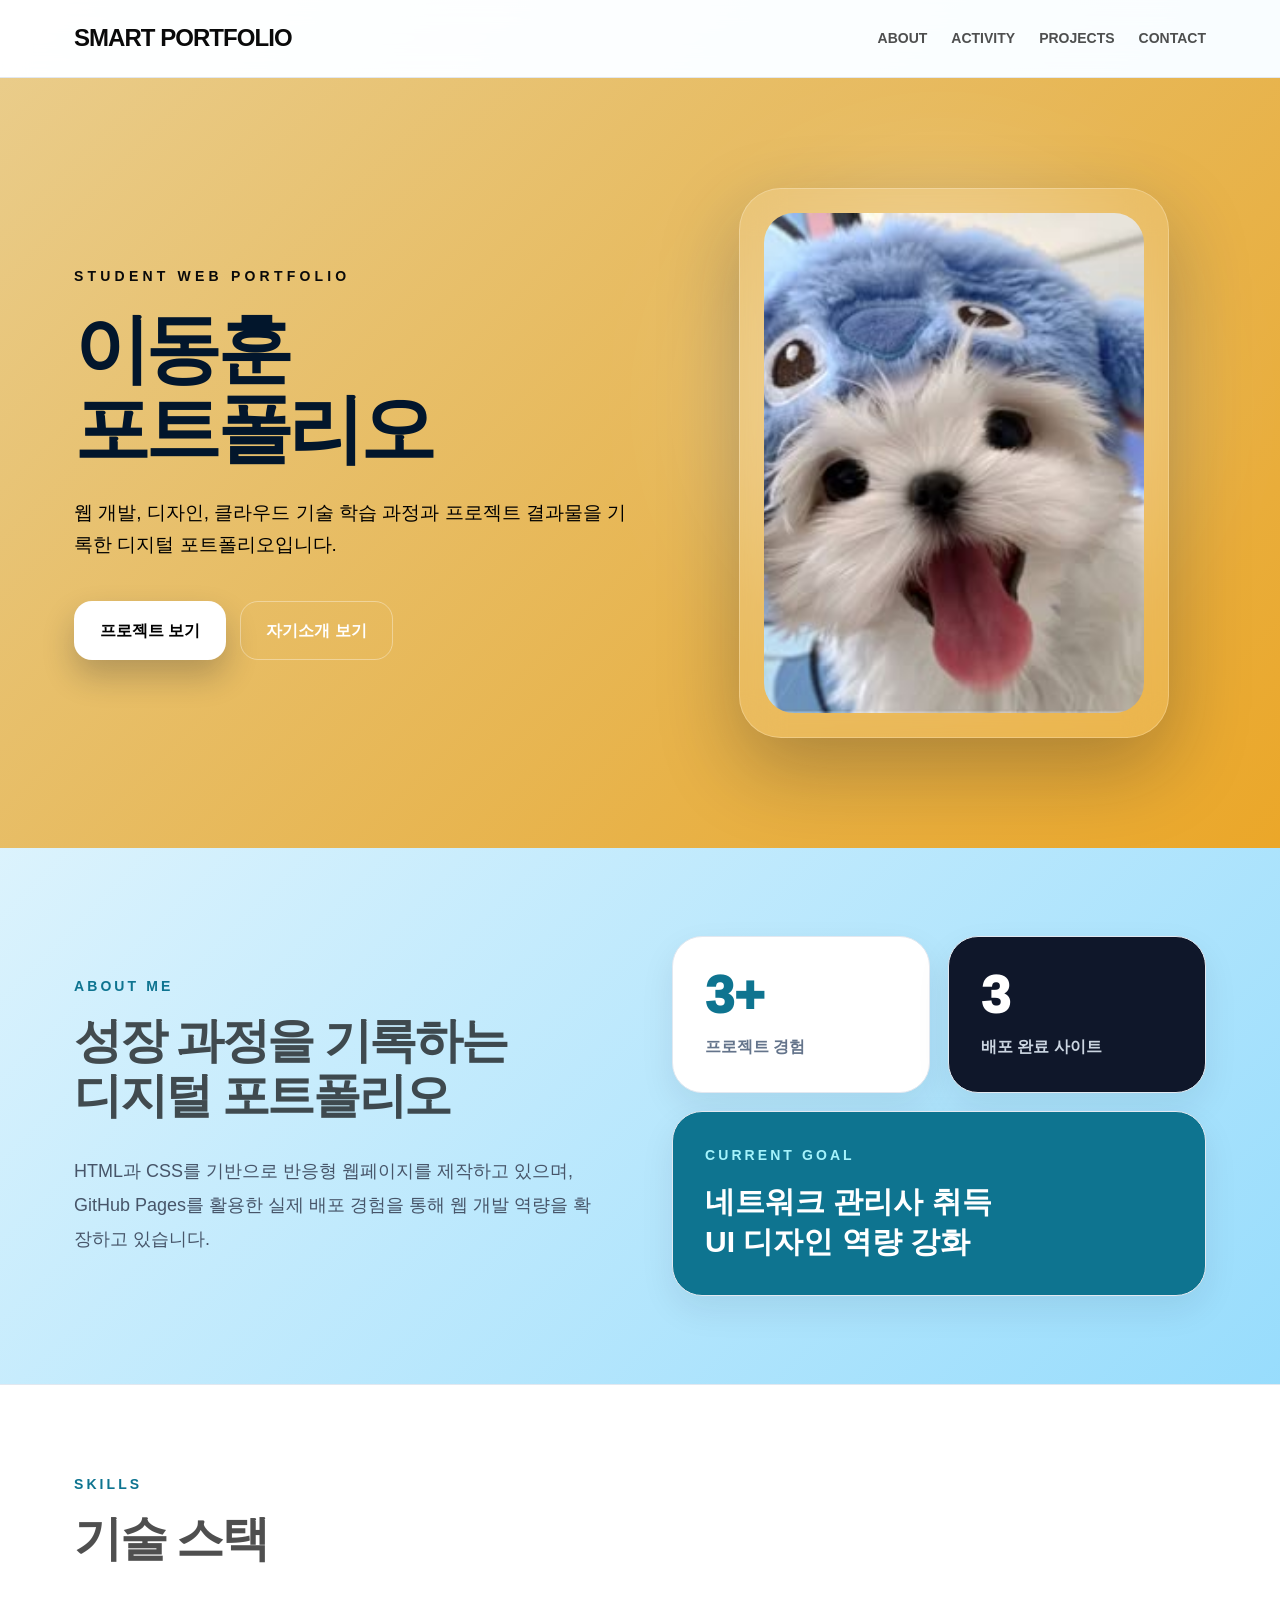
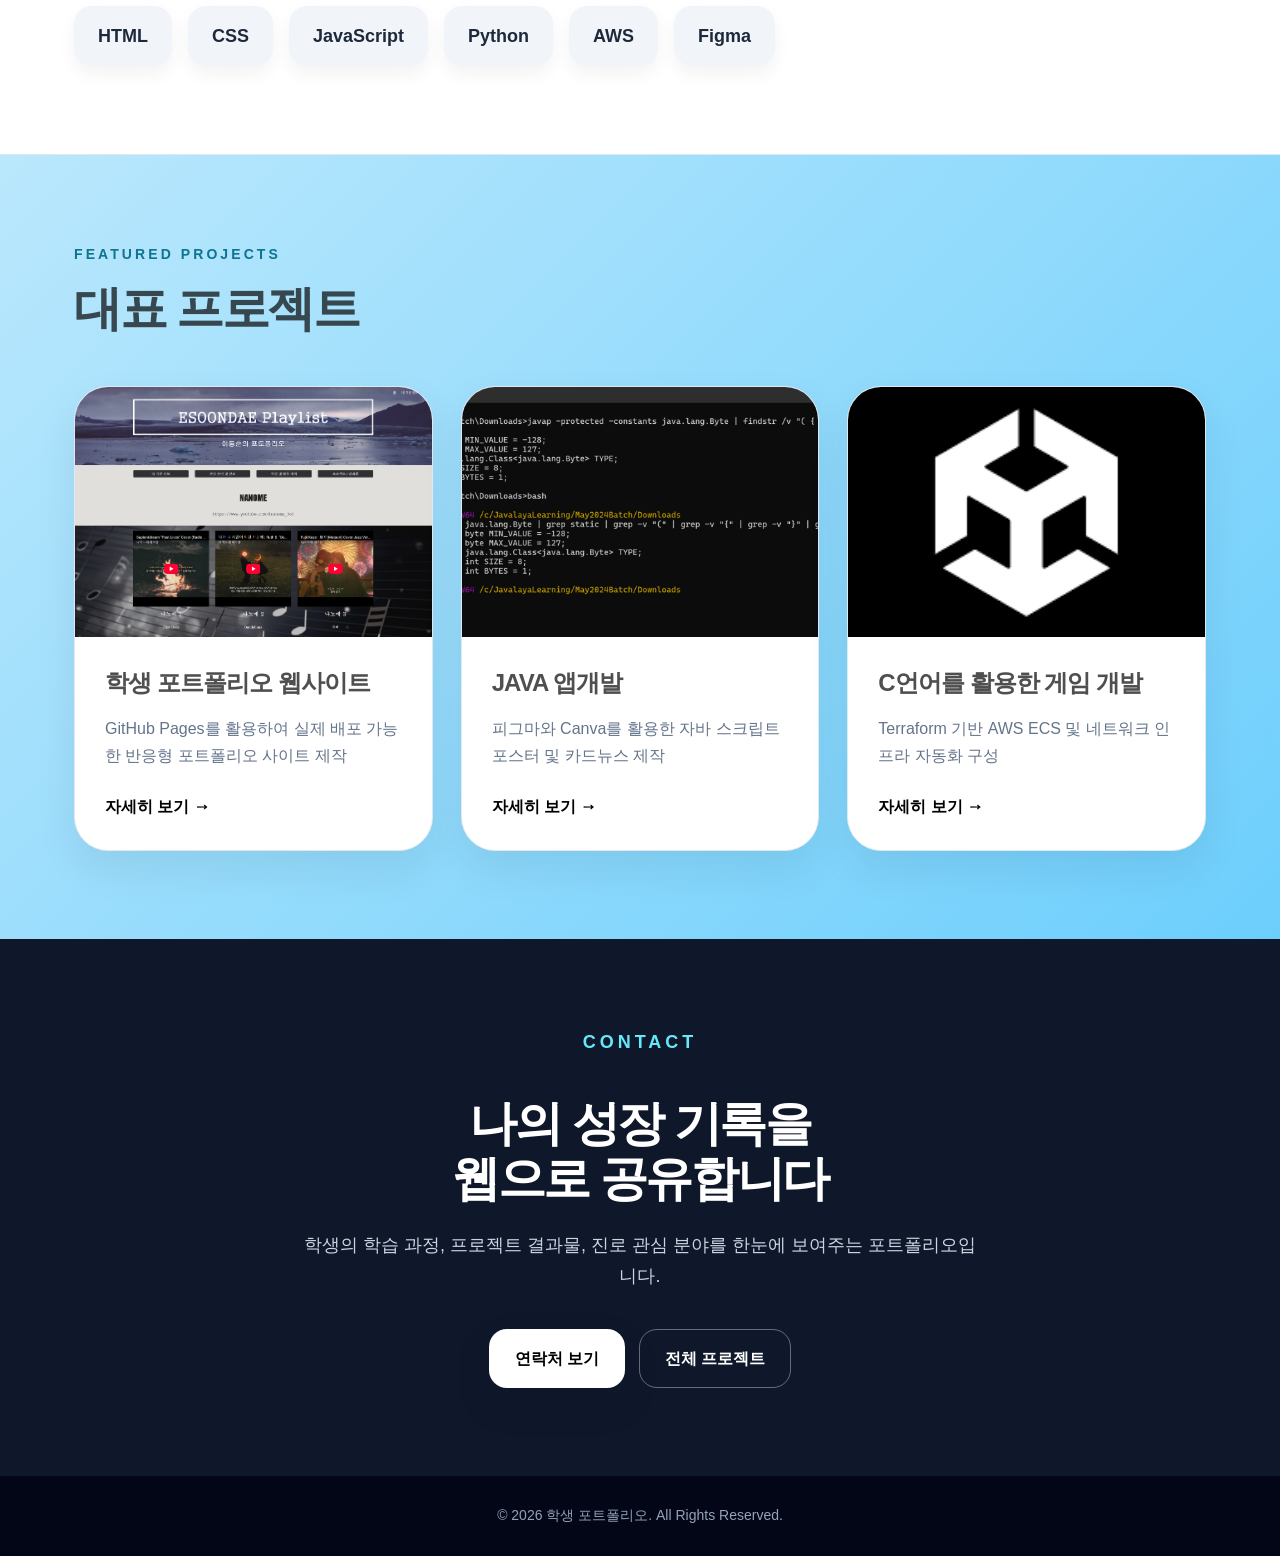
<file: index.html>
<!DOCTYPE html>
<html lang="ko">
<head>
  <meta charset="UTF-8" />
  <meta name="viewport" content="width=device-width, initial-scale=1.0" />
  <title>나만의 포트폴리오</title>
  <link rel="stylesheet" href="css/style.css" />
</head>
<body>
  <header>
  <nav class="nav">
    <a href="index.html" class="logo">SMART PORTFOLIO</a>
    <ul class="menu">
      <li><a href="about.html" class="">ABOUT</a></li>
      <li><a href="activity.html" class="">ACTIVITY</a></li>
      <li><a href="projects.html" class="">PROJECTS</a></li>
      <li><a href="contact.html" class="">CONTACT</a></li>
    </ul>
  </nav>
</header>

  <section class="hero">
    <div class="hero-inner">
      <div>
        <p class="eyebrow">Student Web Portfolio</p>
        <h1>이동훈<br>포트폴리오</h1>
        <p class="hero-desc">
          웹 개발, 디자인, 클라우드 기술 학습 과정과 프로젝트 결과물을 기록한 디지털 포트폴리오입니다.
        </p>
        <div class="button-group">
          <a href="projects.html" class="btn btn-primary">프로젝트 보기</a>
          <a href="about.html" class="btn btn-secondary">자기소개 보기</a>
        </div>
      </div>
      <div class="hero-card">
        <img src="images/01.jpg.jpg" alt="프로필 이미지">
      </div>
    </div>
  </section>

  <main>
    <section>
      <div class="about-grid">
        <div>
          <p class="section-kicker">About Me</p>
          <h2 class="section-title">성장 과정을 기록하는<br>디지털 포트폴리오</h2>
          <p class="lead">
            HTML과 CSS를 기반으로 반응형 웹페이지를 제작하고 있으며, GitHub Pages를 활용한 실제 배포 경험을 통해 웹 개발 역량을 확장하고 있습니다.
          </p>
        </div>
        <div class="stat-grid">
          <div class="stat-card">
            <div class="stat-number">3+</div>
            <p class="stat-label">프로젝트 경험</p>
          </div>
          <div class="stat-card dark">
            <div class="stat-number">3</div>
            <p class="stat-label">배포 완료 사이트</p>
          </div>
          <div class="stat-card accent">
            <p class="section-kicker" style="color:#a5f3fc;">Current Goal</p>
            <h3 style="font-size:30px; line-height:1.35;">네트워크 관리사 취득<br>UI 디자인 역량 강화</h3>
          </div>
        </div>
      </div>
    </section>

    <div class="skills-wrap">
      <div class="skills-inner">
        <p class="section-kicker">Skills</p>
        <h2 class="section-title">기술 스택</h2>
        <div class="skills-list">
          <span class="skill">HTML</span>
          <span class="skill">CSS</span>
          <span class="skill">JavaScript</span>
          <span class="skill">Python</span>
          <span class="skill">AWS</span>
          <span class="skill">Figma</span>
        </div>
      </div>
    </div>

    <section>
      <p class="section-kicker">Featured Projects</p>
      <h2 class="section-title">대표 프로젝트</h2>
      <div class="project-grid">
        <article class="project-card">
          <img src="images/03.png" alt="웹 프로젝트 이미지">
          <div class="project-body">
            <h3>학생 포트폴리오 웹사이트</h3>
            <p>GitHub Pages를 활용하여 실제 배포 가능한 반응형 포트폴리오 사이트 제작</p>
            <a href="projects/project1.html" class="project-link">자세히 보기 →</a>
          </div>
        </article>
        <article class="project-card">
          <img src="images/1737588263263.png" alt="디자인 프로젝트 이미지">
          <div class="project-body">
            <h3>JAVA 앱개발</h3>
            <p>피그마와 Canva를 활용한 자바 스크립트 포스터 및 카드뉴스 제작</p>
            <a href="projects/project2.html" class="project-link">자세히 보기 →</a>
          </div>
        </article>
        <article class="project-card">
          <img src="images/download.png" alt="클라우드 프로젝트 이미지">
          <div class="project-body">
            <h3>C언어를 활용한 게임 개발</h3>
            <p>Terraform 기반 AWS ECS 및 네트워크 인프라 자동화 구성</p>
            <a href="projects/project3.html" class="project-link">자세히 보기 →</a>
          </div>
        </article>
      </div>
    </section>
  </main>

  <div class="contact">
    <div class="contact-inner">
      <p class="section-kicker" style="color:#67e8f9;">Contact</p>
      <h2 class="section-title">나의 성장 기록을<br>웹으로 공유합니다</h2>
      <p>학생의 학습 과정, 프로젝트 결과물, 진로 관심 분야를 한눈에 보여주는 포트폴리오입니다.</p>
      <div class="button-group" style="justify-content:center;">
        <a href="contact.html" class="btn btn-primary">연락처 보기</a>
        <a href="projects.html" class="btn btn-secondary">전체 프로젝트</a>
      </div>
    </div>
  </div>

  <footer>
  © 2026 학생 포트폴리오. All Rights Reserved.
</footer>
</body>
</html>
</file>
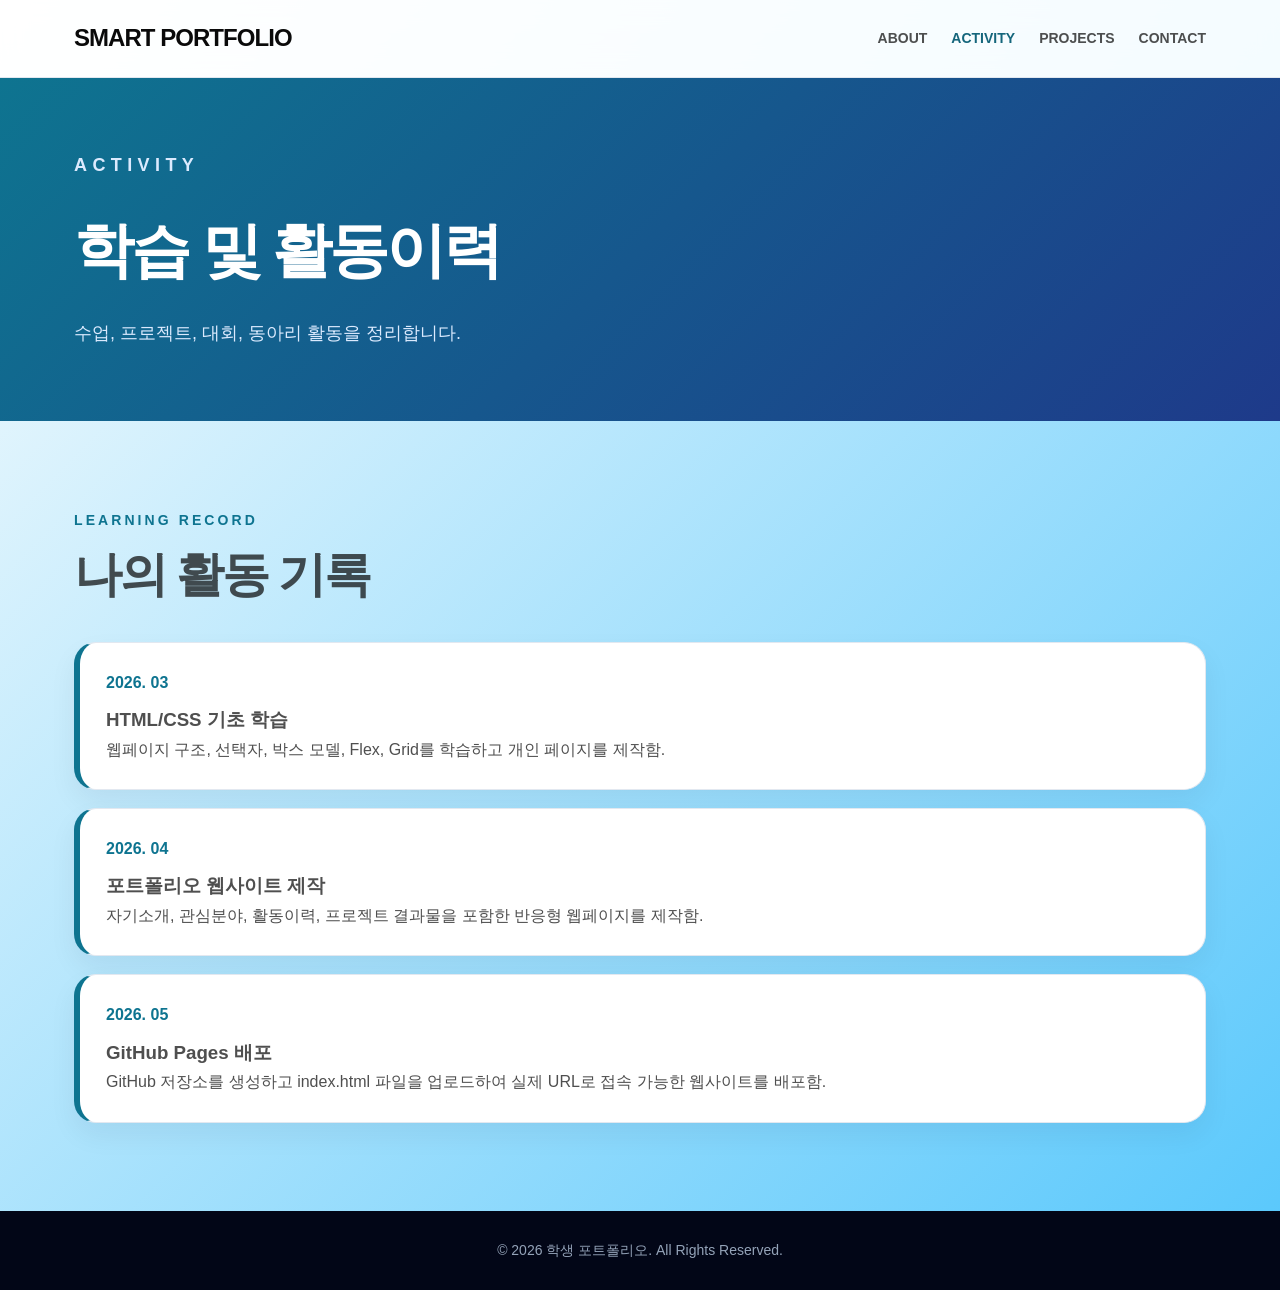
<file: activity.html>
<!DOCTYPE html>
<html lang="ko">
<head>
  <meta charset="UTF-8" />
  <meta name="viewport" content="width=device-width, initial-scale=1.0" />
  <title>활동이력 | 학생 포트폴리오</title>
  <link rel="stylesheet" href="css/style.css" />
</head>
<body>
  <header>
  <nav class="nav">
    <a href="index.html" class="logo">SMART PORTFOLIO</a>
    <ul class="menu">
      <li><a href="about.html" class="">ABOUT</a></li>
      <li><a href="activity.html" class="active">ACTIVITY</a></li>
      <li><a href="projects.html" class="">PROJECTS</a></li>
      <li><a href="contact.html" class="">CONTACT</a></li>
    </ul>
  </nav>
</header>
  <div class="page-title">
    <div class="page-title-inner">
      <p class="eyebrow">Activity</p>
      <h1>학습 및 활동이력</h1>
      <p>수업, 프로젝트, 대회, 동아리 활동을 정리합니다.</p>
    </div>
  </div>

  <main>
    <section>
      <p class="section-kicker">Learning Record</p>
      <h2 class="section-title">나의 활동 기록</h2>
      <div class="timeline">
        <div class="timeline-item">
          <span>2026. 03</span>
          <h3>HTML/CSS 기초 학습</h3>
          <p>웹페이지 구조, 선택자, 박스 모델, Flex, Grid를 학습하고 개인 페이지를 제작함.</p>
        </div>
        <div class="timeline-item">
          <span>2026. 04</span>
          <h3>포트폴리오 웹사이트 제작</h3>
          <p>자기소개, 관심분야, 활동이력, 프로젝트 결과물을 포함한 반응형 웹페이지를 제작함.</p>
        </div>
        <div class="timeline-item">
          <span>2026. 05</span>
          <h3>GitHub Pages 배포</h3>
          <p>GitHub 저장소를 생성하고 index.html 파일을 업로드하여 실제 URL로 접속 가능한 웹사이트를 배포함.</p>
        </div>
      </div>
    </section>
  </main>
  <footer>
  © 2026 학생 포트폴리오. All Rights Reserved.
</footer>
</body>
</html>
</file>
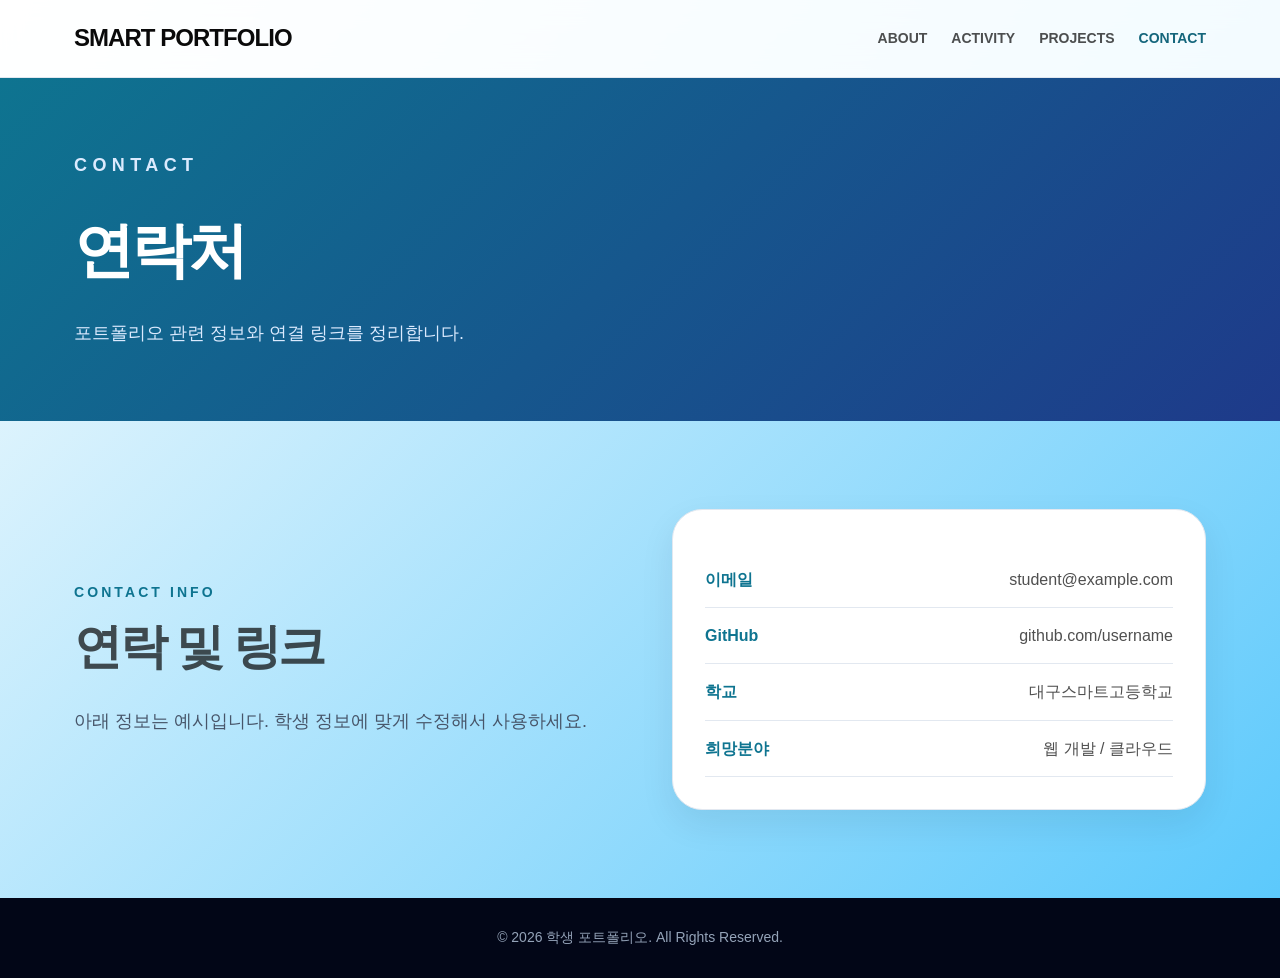
<file: contact.html>
<!DOCTYPE html>
<html lang="ko">
<head>
  <meta charset="UTF-8" />
  <meta name="viewport" content="width=device-width, initial-scale=1.0" />
  <title>연락처 | 학생 포트폴리오</title>
  <link rel="stylesheet" href="css/style.css" />
</head>
<body>
  <header>
  <nav class="nav">
    <a href="index.html" class="logo">SMART PORTFOLIO</a>
    <ul class="menu">
      <li><a href="about.html" class="">ABOUT</a></li>
      <li><a href="activity.html" class="">ACTIVITY</a></li>
      <li><a href="projects.html" class="">PROJECTS</a></li>
      <li><a href="contact.html" class="active">CONTACT</a></li>
    </ul>
  </nav>
</header>
  <div class="page-title">
    <div class="page-title-inner">
      <p class="eyebrow">Contact</p>
      <h1>연락처</h1>
      <p>포트폴리오 관련 정보와 연결 링크를 정리합니다.</p>
    </div>
  </div>

  <main>
    <section class="two-grid">
      <div>
        <p class="section-kicker">Contact Info</p>
        <h2 class="section-title">연락 및 링크</h2>
        <p class="lead">아래 정보는 예시입니다. 학생 정보에 맞게 수정해서 사용하세요.</p>
      </div>
      <div class="card">
        <div class="info-list">
          <div class="info-item"><strong>이메일</strong><span>student@example.com</span></div>
          <div class="info-item"><strong>GitHub</strong><span>github.com/username</span></div>
          <div class="info-item"><strong>학교</strong><span>대구스마트고등학교</span></div>
          <div class="info-item"><strong>희망분야</strong><span>웹 개발 / 클라우드</span></div>
        </div>
      </div>
    </section>
  </main>
  <footer>
  © 2026 학생 포트폴리오. All Rights Reserved.
</footer>
</body>
</html>
</file>
<file: css/style.css>
* {
  box-sizing: border-box;
  margin: 0;
  padding: 0;
}

html {
  scroll-behavior: smooth;
}

body {
  font-family: "Noto Sans KR", "Pretendard", Arial, sans-serif;
  background: linear-gradient(135deg, #fbfdfd, #56c7fc);
  color: #080808b6;
  line-height: 1.7;
}

a {
  color: inherit;
  text-decoration: none;
}

img {
  display: block;
  width: 100%;
}

header {
  position: sticky;
  top: 0;
  z-index: 50;
  background: rgba(255, 255, 255, 0.88);
  backdrop-filter: blur(14px);
  border-bottom: 1px solid #e2e8f0;
}

.nav {
  max-width: 1180px;
  margin: 0 auto;
  padding: 18px 24px;
  display: flex;
  justify-content: space-between;
  align-items: center;
  gap: 24px;
}

.logo {
  font-size: 24px;
  font-weight: 900;
  color: #0a0a0a;
  letter-spacing: -0.04em;
}

.menu {
  display: flex;
  gap: 24px;
  list-style: none;
  font-size: 14px;
  font-weight: 800;
}

.menu a:hover,
.menu a.active {
  color: #15667c;
}

.hero {
  position: relative;
  overflow: hidden;
  background: linear-gradient(135deg, #e7c374d7, #eba729);
  color: rgb(2, 22, 44);
}

.hero::before {
  content: "";
  position: absolute;
  width: 420px;
  height: 420px;
  border-radius: 999px;
  background: rgba(255, 255, 255, 0.28);
  filter: blur(70px);
  right: 10%;
  top: 15%;
}

.hero-inner {
  position: relative;
  max-width: 1180px;
  margin: 0 auto;
  padding: 110px 24px;
  display: grid;
  grid-template-columns: 1.05fr 0.95fr;
  gap: 72px;
  align-items: center;
}

.eyebrow {
  color: #0a0a0a;
  text-transform: uppercase;
  letter-spacing: 0.3em;
  font-size: 14px;
  font-weight: 800;
  margin-bottom: 20px;
}

.hero h1 {
  font-size: clamp(44px, 7vw, 76px);
  line-height: 1.05;
  font-weight: 950;
  letter-spacing: -0.06em;
  margin-bottom: 28px;
}

.hero-desc {
  max-width: 560px;
  color: #000000;
  font-size: 19px;
  margin-bottom: 40px;
}

.button-group {
  display: flex;
  flex-wrap: wrap;
  gap: 14px;
}

.btn {
  display: inline-flex;
  align-items: center;
  justify-content: center;
  padding: 15px 25px;
  border-radius: 18px;
  font-weight: 900;
  transition: 0.25s ease;
  border: 1px solid transparent;
}

.btn-primary {
  background: rgb(255, 255, 255);
  color: #000000;
  box-shadow: 0 16px 32px rgba(15, 23, 42, 0.24);
}

.btn-dark {
  background: #ffffff;
  color: white;
}

.btn-secondary {
  border-color: rgba(255, 255, 255, 0.36);
  color: white;
}

.btn-outline {
  border-color: #1d6ac9;
  color: #334155;
  background: white;
}

.btn:hover {
  transform: translateY(-3px);
}

.hero-card {
  position: relative;
  max-width: 430px;
  margin: 0 auto;
  padding: 24px;
  border-radius: 42px;
  background: rgba(255, 255, 255, 0.12);
  border: 1px solid rgba(255, 255, 255, 0.24);
  backdrop-filter: blur(20px);
  box-shadow: 0 30px 80px rgba(15, 23, 42, 0.28);
}

.hero-card img {
  height: 500px;
  object-fit: cover;
  border-radius: 30px;
}

.page-title {
  background: linear-gradient(135deg, #0e7490, #1e3a8a);
  color: white;
}

.page-title-inner {
  max-width: 1180px;
  margin: 0 auto;
  padding: 72px 24px;
}

.page-title h1 {
  font-size: clamp(38px, 5vw, 60px);
  font-weight: 950;
  letter-spacing: -0.05em;
  margin-bottom: 16px;
}

.page-title p {
  color: #dbeafe;
  font-size: 18px;
}

main section,
.section {
  max-width: 1180px;
  margin: 0 auto;
  padding: 88px 24px;
}

.section-kicker {
  color: #0e7490;
  text-transform: uppercase;
  letter-spacing: 0.22em;
  font-size: 14px;
  font-weight: 900;
  margin-bottom: 14px;
}

.section-title {
  font-size: clamp(32px, 4vw, 48px);
  font-weight: 950;
  line-height: 1.15;
  letter-spacing: -0.05em;
  margin-bottom: 30px;
}

.lead {
  color: #475569;
  font-size: 18px;
  line-height: 1.9;
}

.about-grid,
.two-grid {
  display: grid;
  grid-template-columns: 1fr 1fr;
  gap: 64px;
  align-items: center;
}

.card {
  background: white;
  border: 1px solid #e2e8f0;
  border-radius: 30px;
  padding: 32px;
  box-shadow: 0 14px 34px rgba(15, 23, 42, 0.08);
}

.stat-grid {
  display: grid;
  grid-template-columns: 1fr 1fr;
  gap: 18px;
}

.stat-card {
  padding: 32px;
  border-radius: 30px;
  background: white;
  border: 1px solid #e2e8f0;
  box-shadow: 0 14px 34px rgba(15, 23, 42, 0.08);
}

.stat-card.dark {
  background: #0f172a;
  color: white;
}

.stat-card.accent {
  grid-column: 1 / -1;
  background: #0e7490;
  color: white;
}

.stat-number {
  font-size: 52px;
  line-height: 1;
  font-weight: 950;
  color: #0e7490;
  margin-bottom: 12px;
}

.stat-card.dark .stat-number,
.stat-card.accent .stat-number {
  color: white;
}

.stat-label {
  color: #64748b;
  font-weight: 800;
}

.stat-card.dark .stat-label,
.stat-card.accent .stat-label {
  color: #cbd5e1;
}

.skills-wrap {
  max-width: none;
  background: white;
  border-top: 1px solid #e2e8f0;
  border-bottom: 1px solid #e2e8f0;
}

.skills-inner {
  max-width: 1180px;
  margin: 0 auto;
  padding: 88px 24px;
}

.skills-list {
  display: flex;
  flex-wrap: wrap;
  gap: 16px;
  margin-top: 40px;
}

.skill {
  padding: 15px 24px;
  border-radius: 18px;
  background: #f1f5f9;
  color: #1e293b;
  font-size: 18px;
  font-weight: 900;
  box-shadow: 0 8px 18px rgba(15, 23, 42, 0.05);
  transition: 0.25s ease;
}

.skill:hover {
  background: #0e7490;
  color: white;
  transform: translateY(-3px);
}

.project-grid,
.activity-grid {
  display: grid;
  grid-template-columns: repeat(3, 1fr);
  gap: 28px;
  margin-top: 50px;
}

.project-card {
  overflow: hidden;
  border-radius: 34px;
  background: white;
  border: 1px solid #e2e8f0;
  box-shadow: 0 18px 40px rgba(15, 23, 42, 0.08);
  transition: 0.3s ease;
}

.project-card:hover {
  transform: translateY(-8px);
  box-shadow: 0 28px 60px rgba(15, 23, 42, 0.14);
}

.project-card img {
  height: 250px;
  object-fit: cover;
}

.project-body {
  padding: 30px;
}

.project-body h3,
.card h3 {
  font-size: 24px;
  line-height: 1.3;
  letter-spacing: -0.04em;
  margin-bottom: 16px;
}

.project-body p,
.card p {
  color: #64748b;
  margin-bottom: 24px;
}

.project-link {
  color: #000000;
  font-weight: 950;
}

.info-list {
  display: grid;
  gap: 14px;
  margin-top: 24px;
}

.info-item {
  display: flex;
  justify-content: space-between;
  gap: 16px;
  padding-bottom: 14px;
  border-bottom: 1px solid #e2e8f0;
}

.info-item strong {
  color: #0e7490;
  min-width: 110px;
}

.timeline {
  display: grid;
  gap: 18px;
  margin-top: 40px;
}

.timeline-item {
  background: white;
  border-left: 6px solid #0e7490;
  border-radius: 22px;
  padding: 26px;
  border-top: 1px solid #e2e8f0;
  border-right: 1px solid #e2e8f0;
  border-bottom: 1px solid #e2e8f0;
  box-shadow: 0 12px 28px rgba(15, 23, 42, 0.06);
}

.timeline-item span {
  display: inline-block;
  color: #0e7490;
  font-weight: 900;
  margin-bottom: 8px;
}

.detail-image {
  border-radius: 34px;
  overflow: hidden;
  box-shadow: 0 20px 46px rgba(15, 23, 42, 0.12);
}

.detail-image img {
  height: 420px;
  object-fit: cover;
}

.badge-list {
  display: flex;
  flex-wrap: wrap;
  gap: 10px;
  margin: 22px 0;
}

.badge {
  background: #e0f2fe;
  color: #075985;
  border-radius: 999px;
  padding: 8px 14px;
  font-weight: 900;
  font-size: 14px;
}

.contact {
  max-width: none;
  background: #0f172a;
  color: white;
}

.contact-inner {
  max-width: 1180px;
  margin: 0 auto;
  padding: 88px 24px;
  text-align: center;
}

.contact .section-title {
  margin-bottom: 24px;
}

.contact p {
  color: #cbd5e1;
  max-width: 680px;
  margin: 0 auto 38px;
  font-size: 18px;
}

footer {
  background: #020617;
  color: #94a3b8;
  text-align: center;
  padding: 28px 16px;
  font-size: 14px;
}

@media (max-width: 900px) {
  .hero-inner,
  .about-grid,
  .two-grid,
  .project-grid,
  .activity-grid {
    grid-template-columns: 1fr;
  }

  .hero-inner {
    padding: 80px 24px;
  }

  .hero-card img {
    height: 420px;
  }

  .menu {
    gap: 14px;
    flex-wrap: wrap;
    justify-content: flex-end;
  }
}

@media (max-width: 560px) {
  .nav {
    align-items: flex-start;
    flex-direction: column;
  }

  .menu {
    justify-content: flex-start;
  }

  .hero-inner,
  main section,
  .section,
  .skills-inner,
  .contact-inner,
  .page-title-inner {
    padding-left: 18px;
    padding-right: 18px;
  }

  .hero-card img,
  .detail-image img {
    height: 340px;
  }

  .stat-grid {
    grid-template-columns: 1fr;
  }

  .stat-card.accent {
    grid-column: auto;
  }

  .info-item {
    flex-direction: column;
    gap: 4px;
  }
}
</file>
